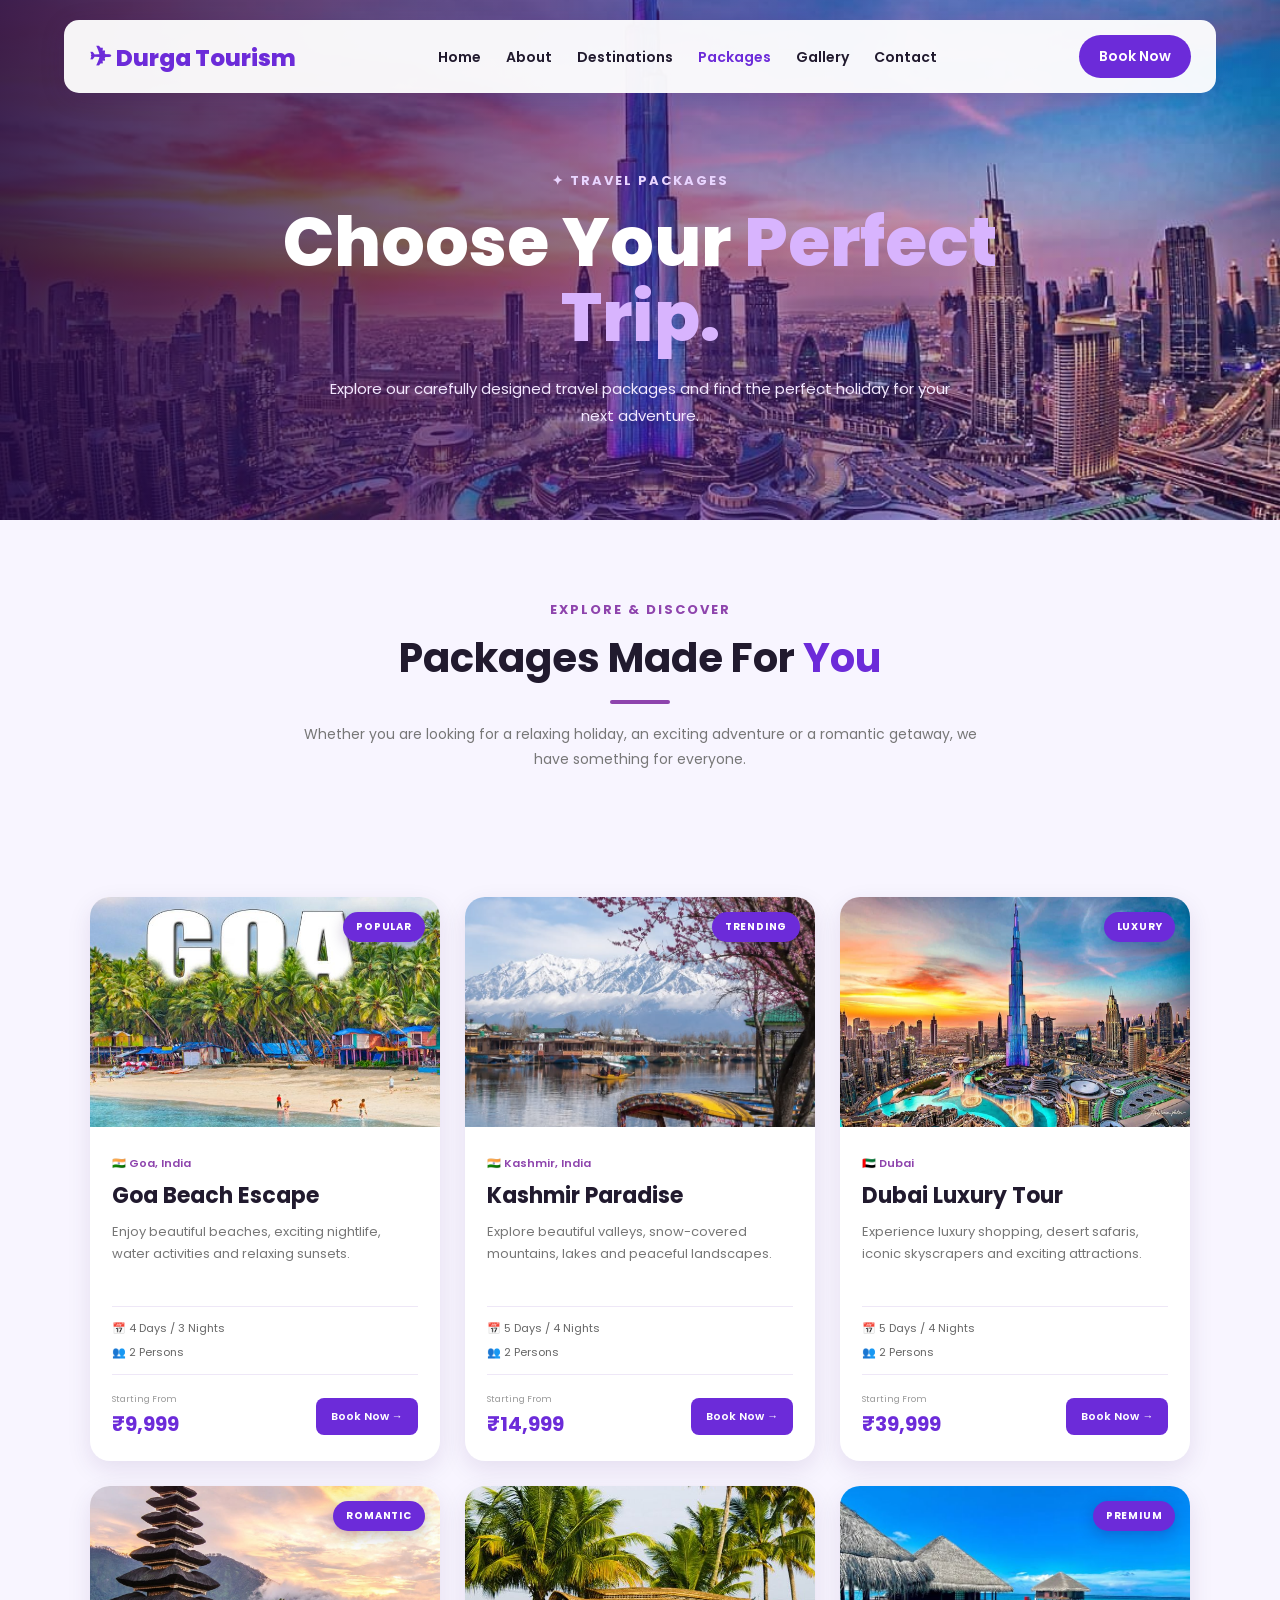
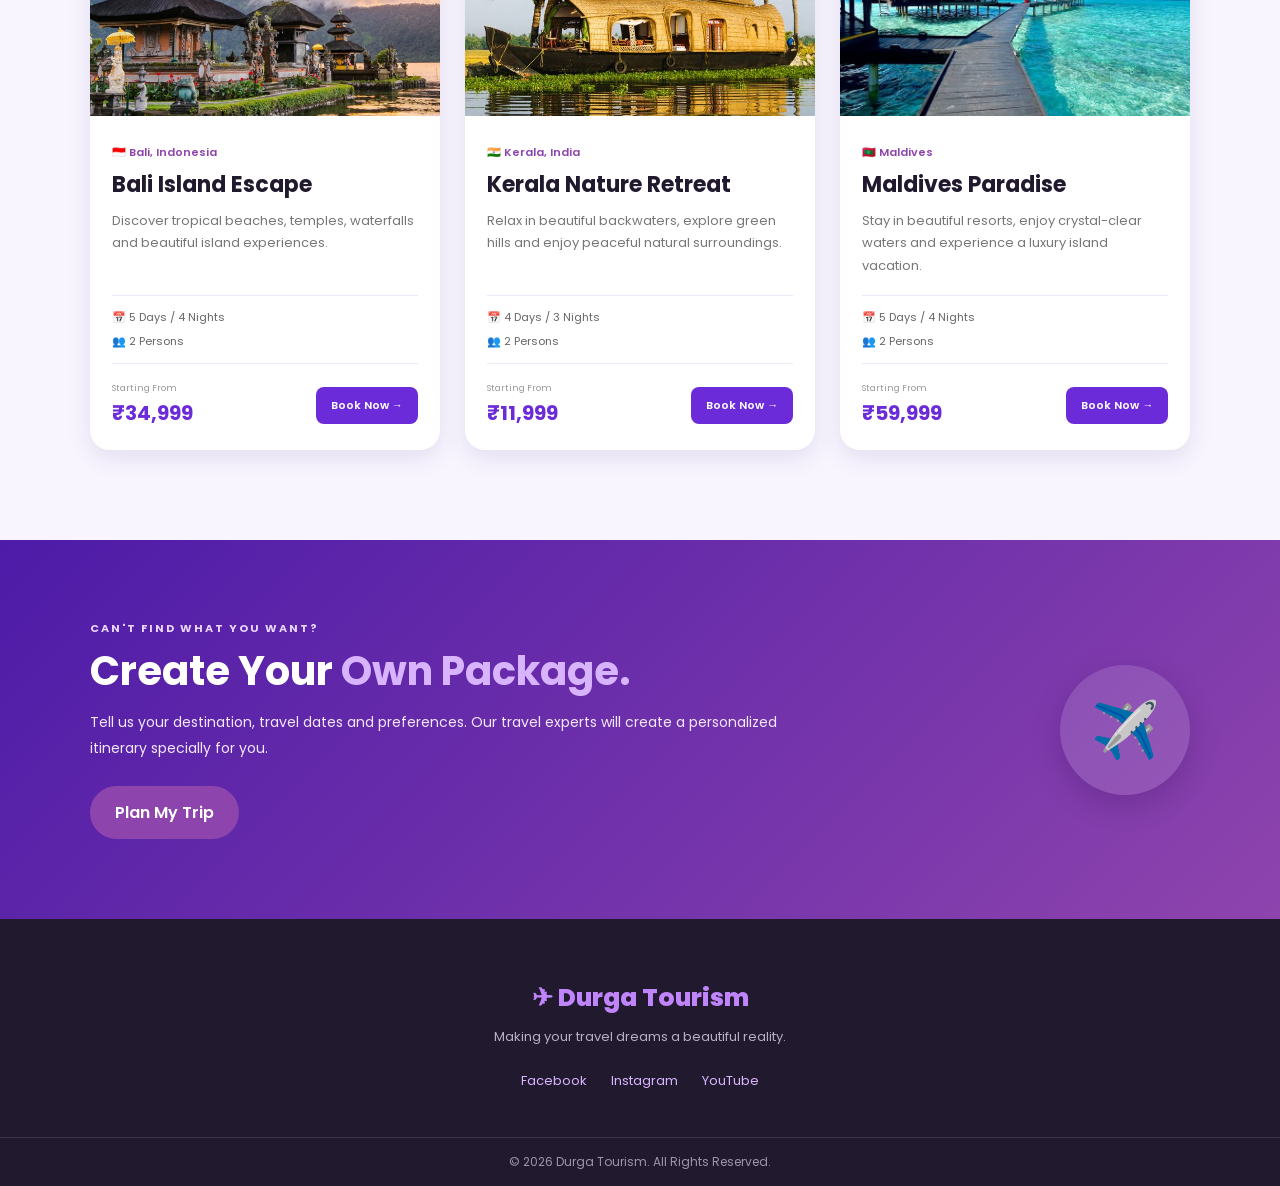
<file: packages.html>
<!DOCTYPE html>
<html lang="en">

<head>
    <meta charset="UTF-8">
    <meta name="viewport" content="width=device-width, initial-scale=1.0">

    <title>Travel Packages | Durga Tourism</title>

    <link rel="stylesheet" href="css/style.css">
    <link rel="stylesheet" href="css/packages.css">

    <link rel="preconnect" href="https://fonts.googleapis.com">
    <link rel="preconnect" href="https://fonts.gstatic.com" crossorigin>

    <link href="https://fonts.googleapis.com/css2?family=Poppins:wght@400;500;600;700;800&display=swap"
        rel="stylesheet">
</head>

<body>

    <!-- ================= NAVIGATION ================= -->

    <header>

        <nav class="navbar">

            <div class="logo">
                <span>✈</span> Durga Tourism
            </div>

            <ul class="nav-links">

                <li><a href="index.html">Home</a></li>

                <li><a href="about.html">About</a></li>

                <li><a href="destinations.html">Destinations</a></li>

                <li>
                    <a href="packages.html" class="active">
                        Packages
                    </a>
                </li>

                <li><a href="gallery.html">Gallery</a></li>

                <li><a href="contact.html">Contact</a></li>

            </ul>

            <a href="packages.html" class="book-btn">
                Book Now
            </a>

        </nav>

    </header>


    <!-- ================= PACKAGE HERO ================= -->

    <section class="package-hero">

        <div class="package-hero-content">

            <p>✦ TRAVEL PACKAGES</p>

            <h1>
                Choose Your
                <span>Perfect Trip.</span>
            </h1>

            <p>
                Explore our carefully designed travel packages
                and find the perfect holiday for your next adventure.
            </p>

        </div>

    </section>


    <!-- ================= INTRO ================= -->

    <section class="package-intro">

        <div class="section-heading">

            <p>EXPLORE & DISCOVER</p>

            <h2>
                Packages Made For
                <span>You</span>
            </h2>

            <div class="line"></div>

            <p class="description">
                Whether you are looking for a relaxing holiday,
                an exciting adventure or a romantic getaway,
                we have something for everyone.
            </p>

        </div>

    </section>


    <!-- ================= PACKAGES ================= -->

    <section class="packages-section">

        <div class="packages-grid">


            <!-- PACKAGE 1 -->

            <div class="package-card">

                <div class="package-image">

                    <img
                        src="images/goa.jpg"
                        alt="Goa holiday package"
                    >

                    <span class="package-badge">
                        POPULAR
                    </span>

                </div>

                <div class="package-content">

                    <span class="package-location">
                        🇮🇳 Goa, India
                    </span>

                    <h3>
                        Goa Beach Escape
                    </h3>

                    <p>
                        Enjoy beautiful beaches, exciting nightlife,
                        water activities and relaxing sunsets.
                    </p>

                    <div class="package-info">

                        <span>📅 4 Days / 3 Nights</span>

                        <span>👥 2 Persons</span>

                    </div>

                    <div class="package-bottom">

                        <div>
                            <small>Starting From</small>
                            <strong>₹9,999</strong>
                        </div>

                        <a href="contact.html">
                            Book Now →
                        </a>

                    </div>

                </div>

            </div>


            <!-- PACKAGE 2 -->

            <div class="package-card">

                <div class="package-image">

                    <img
                        src="images/kashmir.jpg"
                        alt="Kashmir holiday package"
                    >

                    <span class="package-badge">
                        TRENDING
                    </span>

                </div>

                <div class="package-content">

                    <span class="package-location">
                        🇮🇳 Kashmir, India
                    </span>

                    <h3>
                        Kashmir Paradise
                    </h3>

                    <p>
                        Explore beautiful valleys, snow-covered mountains,
                        lakes and peaceful landscapes.
                    </p>

                    <div class="package-info">

                        <span>📅 5 Days / 4 Nights</span>

                        <span>👥 2 Persons</span>

                    </div>

                    <div class="package-bottom">

                        <div>
                            <small>Starting From</small>
                            <strong>₹14,999</strong>
                        </div>

                        <a href="contact.html">
                            Book Now →
                        </a>

                    </div>

                </div>

            </div>


            <!-- PACKAGE 3 -->

            <div class="package-card">

                <div class="package-image">

                    <img
                        src="images/destination3.jpg"
                        alt="Dubai holiday package"
                    >

                    <span class="package-badge">
                        LUXURY
                    </span>

                </div>

                <div class="package-content">

                    <span class="package-location">
                        🇦🇪 Dubai
                    </span>

                    <h3>
                        Dubai Luxury Tour
                    </h3>

                    <p>
                        Experience luxury shopping, desert safaris,
                        iconic skyscrapers and exciting attractions.
                    </p>

                    <div class="package-info">

                        <span>📅 5 Days / 4 Nights</span>

                        <span>👥 2 Persons</span>

                    </div>

                    <div class="package-bottom">

                        <div>
                            <small>Starting From</small>
                            <strong>₹39,999</strong>
                        </div>

                        <a href="contact.html">
                            Book Now →
                        </a>

                    </div>

                </div>

            </div>


            <!-- PACKAGE 4 -->

            <div class="package-card">

                <div class="package-image">

                    <img
                        src="images/destination2.jpg"
                        alt="Bali holiday package"
                    >

                    <span class="package-badge">
                        ROMANTIC
                    </span>

                </div>

                <div class="package-content">

                    <span class="package-location">
                        🇮🇩 Bali, Indonesia
                    </span>

                    <h3>
                        Bali Island Escape
                    </h3>

                    <p>
                        Discover tropical beaches, temples, waterfalls
                        and beautiful island experiences.
                    </p>

                    <div class="package-info">

                        <span>📅 5 Days / 4 Nights</span>

                        <span>👥 2 Persons</span>

                    </div>

                    <div class="package-bottom">

                        <div>
                            <small>Starting From</small>
                            <strong>₹34,999</strong>
                        </div>

                        <a href="contact.html">
                            Book Now →
                        </a>

                    </div>

                </div>

            </div>


            <!-- PACKAGE 5 -->

            <div class="package-card">

                <div class="package-image">

                    <img
                        src="images/kerala.jpg"
                        alt="Kerala holiday package"
                    >

                </div>

                <div class="package-content">

                    <span class="package-location">
                        🇮🇳 Kerala, India
                    </span>

                    <h3>
                        Kerala Nature Retreat
                    </h3>

                    <p>
                        Relax in beautiful backwaters, explore green hills
                        and enjoy peaceful natural surroundings.
                    </p>

                    <div class="package-info">

                        <span>📅 4 Days / 3 Nights</span>

                        <span>👥 2 Persons</span>

                    </div>

                    <div class="package-bottom">

                        <div>
                            <small>Starting From</small>
                            <strong>₹11,999</strong>
                        </div>

                        <a href="contact.html">
                            Book Now →
                        </a>

                    </div>

                </div>

            </div>


            <!-- PACKAGE 6 -->

            <div class="package-card">

                <div class="package-image">

                    <img
                        src="images/maldives.jpg"
                        alt="Maldives holiday package"
                    >

                    <span class="package-badge">
                        PREMIUM
                    </span>

                </div>

                <div class="package-content">

                    <span class="package-location">
                        🇲🇻 Maldives
                    </span>

                    <h3>
                        Maldives Paradise
                    </h3>

                    <p>
                        Stay in beautiful resorts, enjoy crystal-clear
                        waters and experience a luxury island vacation.
                    </p>

                    <div class="package-info">

                        <span>📅 5 Days / 4 Nights</span>

                        <span>👥 2 Persons</span>

                    </div>

                    <div class="package-bottom">

                        <div>
                            <small>Starting From</small>
                            <strong>₹59,999</strong>
                        </div>

                        <a href="contact.html">
                            Book Now →
                        </a>

                    </div>

                </div>

            </div>

        </div>

    </section>


    <!-- ================= CUSTOM PACKAGE ================= -->

    <section class="custom-package">

        <div class="custom-container">

            <div class="custom-content">

                <p>CAN'T FIND WHAT YOU WANT?</p>

                <h2>
                    Create Your
                    <span>Own Package.</span>
                </h2>

                <p>
                    Tell us your destination, travel dates and preferences.
                    Our travel experts will create a personalized itinerary
                    specially for you.
                </p>

                <a href="contact.html" class="primary-btn">
                    Plan My Trip
                </a>

            </div>

            <div class="custom-icon">
                ✈️
            </div>

        </div>

    </section>


    <!-- ================= FOOTER ================= -->

    <footer>

        <div class="footer-content">

            <div class="footer-logo">
                ✈ Durga Tourism
            </div>

            <p>
                Making your travel dreams a beautiful reality.
            </p>

            <div class="social-links">

                <a href="#">Facebook</a>

                <a href="#">Instagram</a>

                <a href="#">YouTube</a>

            </div>

        </div>

        <div class="footer-bottom">

            <p>
                © 2026 Durga Tourism. All Rights Reserved.
            </p>

        </div>

    </footer>

</body>

</html>
</file>
<file: css/style.css>
* {
    margin: 0;
    padding: 0;
    box-sizing: border-box;
}

html {
    scroll-behavior: smooth;
}

body {
    font-family: "Poppins", sans-serif;
    color: #211A2E;
    background: #F8F5FF;
}

/* ================= NAVBAR ================= */

header {
    position: absolute;
    width: 100%;
    top: 0;
    left: 0;
    z-index: 1000;
}

.navbar {
    width: 90%;
    max-width: 1250px;
    margin: 20px auto;
    padding: 15px 25px;
    display: flex;
    align-items: center;
    justify-content: space-between;

    background: rgba(255, 255, 255, 0.95);
    border-radius: 15px;
    box-shadow: 0 5px 25px rgba(60, 20, 100, 0.15);
}

.logo {
    font-size: 23px;
    font-weight: 800;
    color: #6C2BD9;
}

.logo span {
    font-size: 27px;
}

.nav-links {
    display: flex;
    list-style: none;
    gap: 25px;
}

.nav-links a {
    text-decoration: none;
    color: #211A2E;
    font-size: 14px;
    font-weight: 600;
    transition: 0.3s;
}

.nav-links a:hover,
.nav-links a.active {
    color: #6C2BD9;
}

.book-btn {
    text-decoration: none;
    background: #6C2BD9;
    color: white;
    padding: 11px 20px;
    border-radius: 25px;
    font-size: 14px;
    font-weight: 600;
    transition: 0.3s;
}

.book-btn:hover {
    background: #4D1BA8;
    transform: translateY(-2px);
}

/* ================= HERO ================= */

.hero {
    min-height: 720px;
    display: flex;
    align-items: center;

    background:
        linear-gradient(
            90deg,
            rgba(36, 10, 68, 0.88),
            rgba(75, 25, 130, 0.55),
            rgba(108, 43, 217, 0.15)
        ),
        url("../images/hero.jpg");

    background-size: cover;
    background-position: center;
}

.hero-content {
    width: 90%;
    max-width: 1250px;
    margin: 100px auto 0;
    color: white;
}

.small-title {
    color: #D8B4FE;
    font-size: 14px;
    font-weight: 700;
    letter-spacing: 2px;
    margin-bottom: 18px;
}

.hero h1 {
    font-size: clamp(45px, 6vw, 78px);
    line-height: 1.1;
    max-width: 750px;
    font-weight: 800;
}

.hero h1 span {
    color: #D8B4FE;
    display: block;
}

.hero-text {
    max-width: 600px;
    margin: 25px 0;
    line-height: 1.8;
    font-size: 16px;
    color: #F3E8FF;
}

.hero-buttons {
    display: flex;
    gap: 15px;
    margin-top: 30px;
}

.primary-btn,
.secondary-btn {
    display: inline-block;
    padding: 14px 25px;
    border-radius: 30px;
    text-decoration: none;
    font-weight: 600;
    transition: 0.3s;
}

.primary-btn {
    background: #8E44AD;
    color: white;
}

.primary-btn:hover {
    background: #6C2BD9;
    transform: translateY(-3px);
    box-shadow: 0 10px 25px rgba(108, 43, 217, 0.4);
}

.secondary-btn {
    color: white;
    border: 2px solid white;
}

.secondary-btn:hover {
    background: white;
    color: #6C2BD9;
}

/* ================= SEARCH ================= */

.search-section {
    position: relative;
    margin-top: -55px;
    z-index: 10;
}

.search-box {
    width: 88%;
    max-width: 1100px;
    margin: auto;
    padding: 20px 25px;

    background: white;
    border-radius: 18px;
    box-shadow: 0 10px 35px rgba(50, 20, 80, 0.18);

    display: flex;
    align-items: center;
    gap: 20px;
}

.search-item {
    flex: 1;
    display: flex;
    align-items: center;
    gap: 12px;
    border-right: 1px solid #E5DDF2;
    padding-right: 15px;
}

.search-item > span {
    font-size: 25px;
}

.search-item small {
    display: block;
    color: #777;
    font-size: 11px;
    margin-bottom: 4px;
}

.search-item input,
.search-item select {
    border: none;
    outline: none;
    font-family: inherit;
    color: #211A2E;
    background: transparent;
    width: 100%;
}

.search-btn {
    border: none;
    background: #6C2BD9;
    color: white;
    padding: 14px 25px;
    border-radius: 25px;
    cursor: pointer;
    font-family: inherit;
    font-weight: 600;
    transition: 0.3s;
}

.search-btn:hover {
    background: #4D1BA8;
}

/* ================= SECTION HEADING ================= */

.section-heading {
    text-align: center;
    margin-bottom: 45px;
}

.section-heading > p:first-child {
    color: #8E44AD;
    font-size: 13px;
    font-weight: 700;
    letter-spacing: 2px;
}

.section-heading h2 {
    font-size: 40px;
    margin: 8px 0;
}

.section-heading h2 span {
    color: #6C2BD9;
}

.line {
    width: 60px;
    height: 4px;
    background: #8E44AD;
    margin: 12px auto;
    border-radius: 10px;
}

.description {
    color: #777;
    font-size: 14px;
}

/* ================= DESTINATIONS ================= */

.destinations {
    padding: 100px 7% 80px;
}

.destination-container {
    display: grid;
    grid-template-columns: repeat(4, 1fr);
    gap: 22px;
    max-width: 1250px;
    margin: auto;
}

.destination-card {
    background: white;
    border-radius: 18px;
    overflow: hidden;
    box-shadow: 0 8px 25px rgba(60, 20, 100, 0.1);
    transition: 0.4s;
}

.destination-card:hover {
    transform: translateY(-10px);
    box-shadow: 0 15px 35px rgba(108, 43, 217, 0.2);
}

.destination-card img {
    width: 100%;
    height: 230px;
    object-fit: cover;
    display: block;
    transition: 0.5s;
}

.destination-card:hover img {
    transform: scale(1.06);
}

.destination-info {
    padding: 18px;
}

.destination-info span {
    color: #8E44AD;
    font-size: 12px;
    font-weight: 600;
}

.destination-info h3 {
    font-size: 23px;
    margin: 5px 0;
}

.destination-info p {
    color: #777;
    font-size: 13px;
    line-height: 1.6;
    margin-bottom: 12px;
}

.destination-info a {
    color: #6C2BD9;
    text-decoration: none;
    font-weight: 700;
    font-size: 13px;
}

/* ================= FEATURES ================= */

.features {
    padding: 80px 7%;
    background: #F0E9FF;
}

.feature-container {
    max-width: 1200px;
    margin: auto;

    display: grid;
    grid-template-columns: repeat(4, 1fr);
    gap: 25px;
}

.feature-card {
    text-align: center;
    background: white;
    padding: 30px 20px;
    border-radius: 18px;
    transition: 0.3s;
}

.feature-card:hover {
    transform: translateY(-8px);
    box-shadow: 0 10px 25px rgba(108, 43, 217, 0.15);
}

.feature-icon {
    width: 65px;
    height: 65px;
    margin: 0 auto 15px;

    display: flex;
    align-items: center;
    justify-content: center;

    background: #E9D5FF;
    border-radius: 50%;
    font-size: 28px;
}

.feature-card h3 {
    font-size: 17px;
    margin-bottom: 10px;
}

.feature-card p {
    color: #777;
    font-size: 13px;
    line-height: 1.6;
}

/* ================= CTA ================= */

.cta {
    margin: 70px auto;
    width: 86%;
    max-width: 1200px;
    padding: 75px 30px;
    border-radius: 25px;

    text-align: center;
    color: white;

    background:
        linear-gradient(
            rgba(80, 25, 140, 0.9),
            rgba(108, 43, 217, 0.9)
        ),
        url("../images/cta.jpg");

    background-size: cover;
    background-position: center;
}

.cta-content > p:first-child {
    color: #E9D5FF;
    font-size: 12px;
    font-weight: 700;
    letter-spacing: 2px;
}

.cta h2 {
    font-size: 42px;
    margin: 10px 0;
}

.cta h2 span {
    color: #E9D5FF;
}

.cta-content > p:nth-of-type(2) {
    margin-bottom: 25px;
    color: #F3E8FF;
}

.cta .primary-btn {
    background: white;
    color: #6C2BD9;
}

.cta .primary-btn:hover {
    background: #E9D5FF;
}

/* ================= FOOTER ================= */

footer {
    background: #211A2E;
    color: white;
    text-align: center;
    padding-top: 40px;
}

.footer-content {
    padding: 20px;
}

.footer-logo {
    color: #C084FC;
    font-size: 25px;
    font-weight: 800;
    margin-bottom: 10px;
}

.footer-content p {
    color: #B8AFC5;
    font-size: 13px;
}

.social-links {
    margin-top: 20px;
}

.social-links a {
    color: #D8B4FE;
    text-decoration: none;
    margin: 0 10px;
    font-size: 13px;
    transition: 0.3s;
}

.social-links a:hover {
    color: white;
}

.footer-bottom {
    margin-top: 25px;
    padding: 15px;
    border-top: 1px solid #3B3048;
}

.footer-bottom p {
    font-size: 12px;
    color: #9E94A8;
}

/* ================= RESPONSIVE ================= */

@media (max-width: 1000px) {

    .nav-links {
        gap: 12px;
    }

    .destination-container,
    .feature-container {
        grid-template-columns: repeat(2, 1fr);
    }

    .search-box {
        flex-wrap: wrap;
    }

    .search-item {
        min-width: 45%;
        border-right: none;
    }
}

@media (max-width: 700px) {

    .navbar {
        flex-direction: column;
        gap: 15px;
    }

    .nav-links {
        flex-wrap: wrap;
        justify-content: center;
    }

    .book-btn {
        display: none;
    }

    .hero {
        min-height: 750px;
    }

    .hero-content {
        text-align: center;
    }

    .hero h1 {
        font-size: 45px;
    }

    .hero-text {
        margin-left: auto;
        margin-right: auto;
    }

    .hero-buttons {
        justify-content: center;
        flex-wrap: wrap;
    }

    .search-section {
        margin-top: -30px;
    }

    .search-box {
        flex-direction: column;
        align-items: stretch;
    }

    .search-item {
        width: 100%;
        border-bottom: 1px solid #E5DDF2;
        padding: 10px 0;
    }

    .search-btn {
        width: 100%;
    }

    .destination-container,
    .feature-container {
        grid-template-columns: 1fr;
    }

    .section-heading h2 {
        font-size: 32px;
    }

    .cta h2 {
        font-size: 32px;
    }
}

@media (max-width: 450px) {

    .nav-links a {
        font-size: 12px;
    }

    .hero h1 {
        font-size: 38px;
    }

    .primary-btn,
    .secondary-btn {
        width: 100%;
        text-align: center;
    }

    .hero-buttons {
        flex-direction: column;
    }
}
</file>
<file: css/packages.css>
/* ================= PACKAGE HERO ================= */

.package-hero {
    min-height: 520px;

    display: flex;
    align-items: center;
    justify-content: center;

    text-align: center;
    color: white;

    background:
          linear-gradient(
            90deg,
            rgba(36, 10, 68, 0.88),
            rgba(75, 25, 130, 0.55),
            rgba(108, 43, 217, 0.15)
        ),
        url("../images/destination3.jpg");

    background-size: cover;
    background-position: center;
}

.package-hero-content {
    width: 90%;
    max-width: 800px;
    margin-top: 80px;
}

.package-hero-content > p:first-child {
    color: #E9D5FF;
    font-size: 13px;
    font-weight: 700;
    letter-spacing: 2px;
    margin-bottom: 15px;
}

.package-hero h1 {
    font-size: clamp(45px, 6vw, 68px);
    line-height: 1.1;
    margin-bottom: 20px;
    font-weight: 800;
}

.package-hero h1 span {
    color: #D8B4FE;
}

.package-hero-content > p:last-child {
    max-width: 650px;
    margin: auto;

    color: #F3E8FF;

    font-size: 15px;
    line-height: 1.8;
}


/* ================= PACKAGE INTRO ================= */

.package-intro {
    padding: 80px 7% 35px;
    background: #F8F5FF;
}

.package-intro .description {
    max-width: 680px;
    margin: 18px auto 0;

    color: #777;

    font-size: 14px;
    line-height: 1.8;
}


/* ================= PACKAGES SECTION ================= */

.packages-section {
    padding: 45px 7% 90px;

    background: #F8F5FF;
}

.packages-grid {
    max-width: 1200px;
    margin: auto;

    display: grid;

    grid-template-columns:
        repeat(3, 1fr);

    gap: 25px;
}


/* ================= PACKAGE CARD ================= */

.package-card {
    position: relative;

    background: white;

    border-radius: 20px;

    overflow: hidden;

    box-shadow:
        0 8px 25px rgba(60, 20, 100, 0.10);

    transition:
        transform 0.4s ease,
        box-shadow 0.4s ease;
}

.package-card:hover {
    transform: translateY(-10px);

    box-shadow:
        0 18px 40px rgba(108, 43, 217, 0.20);
}


/* ================= PACKAGE IMAGE ================= */

.package-image {
    height: 230px;

    position: relative;

    overflow: hidden;
}

.package-image img {
    width: 100%;
    height: 100%;

    object-fit: cover;

    display: block;

    transition: 0.6s ease;
}

.package-card:hover .package-image img {
    transform: scale(1.08);
}


/* ================= PACKAGE BADGE ================= */

.package-badge {
    position: absolute;

    top: 15px;
    right: 15px;

    padding: 7px 13px;

    border-radius: 20px;

    background: #6C2BD9;

    color: white;

    font-size: 10px;
    font-weight: 700;

    letter-spacing: 0.8px;

    box-shadow:
        0 5px 15px rgba(40, 10, 80, 0.25);
}


/* ================= PACKAGE CONTENT ================= */

.package-content {
    padding: 22px;
}

.package-location {
    display: inline-block;

    margin-bottom: 7px;

    color: #8E44AD;

    font-size: 11px;
    font-weight: 600;
}

.package-content h3 {
    color: #211A2E;

    font-size: 22px;

    margin-bottom: 9px;
}

.package-content > p {
    color: #777;

    font-size: 13px;

    line-height: 1.7;

    min-height: 67px;

    margin-bottom: 18px;
}


/* ================= PACKAGE INFO ================= */

.package-info {
    display: flex;

    flex-direction: column;

    gap: 7px;

    padding: 13px 0;

    border-top: 1px solid #EEE7F7;
    border-bottom: 1px solid #EEE7F7;
}

.package-info span {
    color: #666;

    font-size: 11px;
}


/* ================= PACKAGE BOTTOM ================= */

.package-bottom {
    display: flex;

    align-items: center;
    justify-content: space-between;

    margin-top: 18px;
}

.package-bottom small {
    display: block;

    color: #999;

    font-size: 9px;

    margin-bottom: 3px;
}

.package-bottom strong {
    color: #6C2BD9;

    font-size: 20px;
}

.package-bottom a {
    padding: 10px 15px;

    border-radius: 8px;

    background: #6C2BD9;

    color: white;

    text-decoration: none;

    font-size: 11px;
    font-weight: 600;

    transition: 0.3s;
}

.package-bottom a:hover {
    background: #4D1BA8;

    transform: translateY(-2px);
}


/* ================= CARD TOP LINE ================= */

.package-card::before {
    content: "";

    position: absolute;

    top: 0;
    left: 0;

    width: 0;
    height: 4px;

    background: #C084FC;

    transition: 0.4s;

    z-index: 5;
}

.package-card:hover::before {
    width: 100%;
}


/* ================= CUSTOM PACKAGE ================= */

.custom-package {
    padding: 80px 7%;

    background:
        linear-gradient(
            135deg,
            #4D1BA8,
            #8E44AD
        );

    color: white;
}

.custom-container {
    max-width: 1100px;

    margin: auto;

    display: flex;

    align-items: center;

    justify-content: space-between;

    gap: 50px;
}

.custom-content {
    max-width: 700px;
}

.custom-content > p:first-child {
    color: #E9D5FF;

    font-size: 11px;
    font-weight: 700;

    letter-spacing: 2px;

    margin-bottom: 10px;
}

.custom-content h2 {
    font-size: 40px;

    line-height: 1.2;

    margin-bottom: 15px;
}

.custom-content h2 span {
    color: #D8B4FE;
}

.custom-content > p:nth-of-type(2) {
    color: #F3E8FF;

    font-size: 14px;

    line-height: 1.8;

    margin-bottom: 25px;
}

.custom-icon {
    width: 130px;
    height: 130px;

    flex-shrink: 0;

    display: flex;
    align-items: center;
    justify-content: center;

    border-radius: 50%;

    background: rgba(255, 255, 255, 0.12);

    font-size: 55px;

    box-shadow:
        0 10px 30px rgba(30, 5, 60, 0.20);
}


/* ================= RESPONSIVE ================= */

@media (max-width: 1050px) {

    .packages-grid {
        grid-template-columns: repeat(2, 1fr);
    }

    .custom-content h2 {
        font-size: 34px;
    }
}


@media (max-width: 700px) {

    .package-hero {
        min-height: 580px;
    }

    .package-hero h1 {
        font-size: 45px;
    }

    .package-intro {
        padding: 65px 6% 30px;
    }

    .packages-section {
        padding: 35px 6% 70px;
    }

    .packages-grid {
        grid-template-columns: 1fr;
    }

    .custom-container {
        flex-direction: column;

        text-align: center;
    }

    .custom-content h2 {
        font-size: 30px;
    }

    .custom-icon {
        width: 100px;
        height: 100px;

        font-size: 42px;
    }
}


@media (max-width: 450px) {

    .package-hero h1 {
        font-size: 38px;
    }

    .package-content {
        padding: 18px;
    }

    .package-content h3 {
        font-size: 20px;
    }

    .package-bottom {
        flex-direction: column;

        align-items: flex-start;

        gap: 13px;
    }

    .package-bottom a {
        width: 100%;

        text-align: center;
    }
}
</file>
